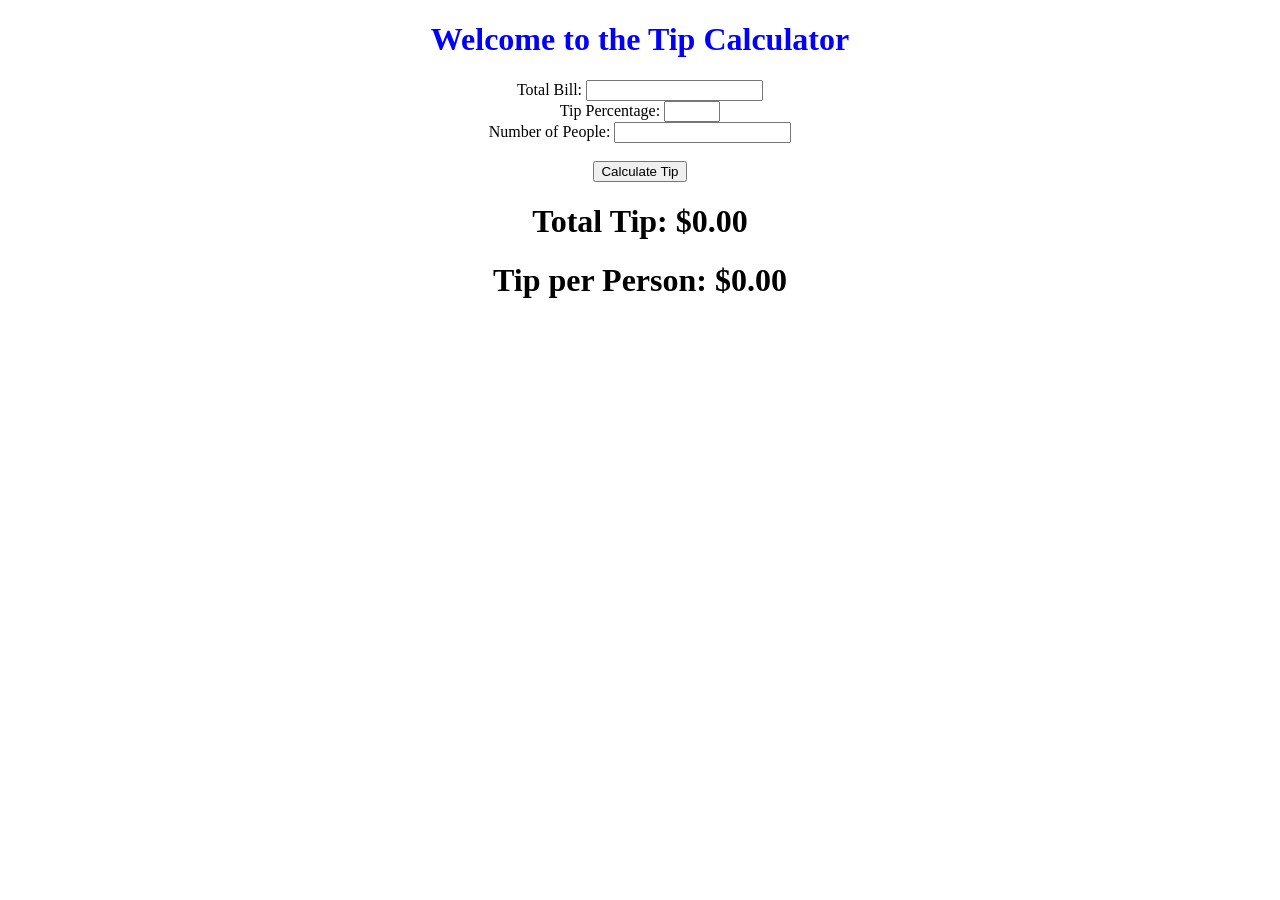
<file: Tip-Calculator/index.html>
<!DOCTYPE html>
<html lang="en">
<head>
    <meta charset="UTF-8">
    <meta name="viewport" content="width=device-width, initial-scale=1.0">
    <title>Welcome to the Tip Calculator</title>
    <link rel="stylesheet" href="style.css">
</head>
<body>
    <h1 id="title">Welcome to the Tip Calculator</h1>
    
    <form onsubmit="event.preventDefault(); TipCalculator()">
         <label for="totalbill">Total Bill:</label> 
         <input type="number" id="totalbill" name="totalbill"> <br>
        <label for="tippercentage">Tip Percentage:</label>
        <input type="number" id="tippercentage" name="tippercentage" min="0" max="100"><br>
        <label for="numpeople">Number of People:</label>
        <input type="number" id="numpeople" name="numpeople" min="1">
        <br><br>
        <input type="submit" value="Calculate Tip">
    </form>
    <h1>Total Tip: $<span id="totaltip">0.00</span></h1>
    <h1>Tip per Person: $<span id="tipperperson">0.00</span></h1>

    <script src="./script.js"></script>
</body>

</html>
</file>
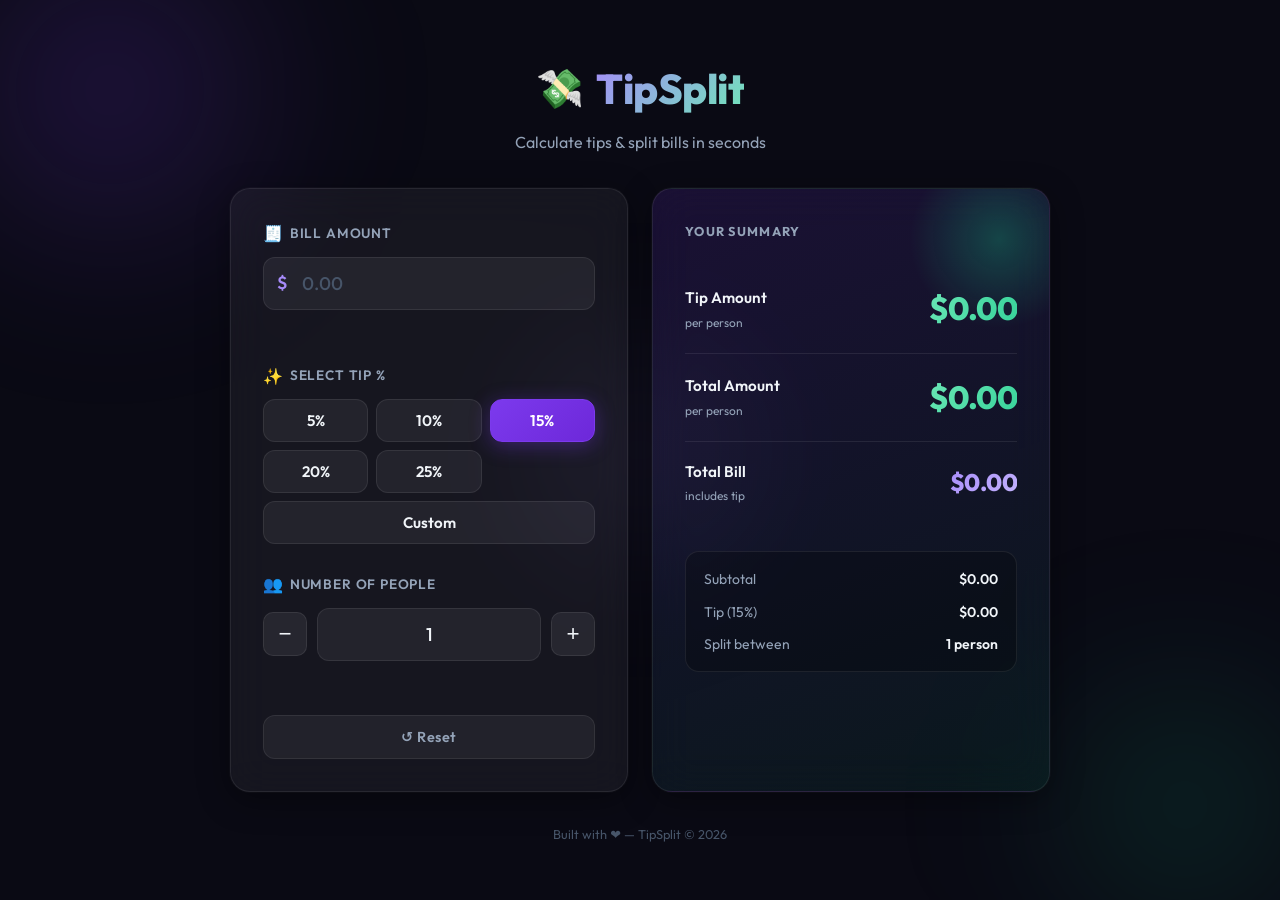
<file: Tip-Calculator/Tip-Calculator-v2/index.html>
<!DOCTYPE html>
<html lang="en">
<head>
  <meta charset="UTF-8" />
  <meta name="viewport" content="width=device-width, initial-scale=1.0" />
  <meta name="description" content="A sleek, modern tip calculator to split bills and calculate tips instantly." />
  <title>TipSplit – Smart Tip Calculator</title>
  <link rel="preconnect" href="https://fonts.googleapis.com" />
  <link rel="preconnect" href="https://fonts.gstatic.com" crossorigin />
  <link href="https://fonts.googleapis.com/css2?family=Outfit:wght@300;400;500;600;700;800&display=swap" rel="stylesheet" />
  <link rel="stylesheet" href="style.css" />
</head>
<body>

  <!-- Background Orbs -->
  <div class="bg-orb orb-1"></div>
  <div class="bg-orb orb-2"></div>
  <div class="bg-orb orb-3"></div>

  <div class="page-wrapper">
    <header class="header">
      <div class="logo">
        <span class="logo-icon">💸</span>
        <span class="logo-text">TipSplit</span>
      </div>
      <p class="tagline">Calculate tips & split bills in seconds</p>
    </header>

    <main class="calculator-grid">

      <!-- INPUT PANEL -->
      <section class="card input-card" aria-label="Calculator Inputs">

        <!-- Bill Amount -->
        <div class="input-group">
          <label for="bill-amount" class="input-label">
            <span class="label-icon">🧾</span> Bill Amount
          </label>
          <div class="input-wrapper">
            <span class="input-prefix">$</span>
            <input
              type="number"
              id="bill-amount"
              class="input-field"
              placeholder="0.00"
              min="0"
              step="0.01"
              aria-label="Enter bill amount"
            />
          </div>
          <span class="input-error" id="bill-error" role="alert"></span>
        </div>

        <!-- Tip Percentage -->
        <div class="input-group">
          <label class="input-label">
            <span class="label-icon">✨</span> Select Tip %
          </label>
          <div class="tip-buttons" role="group" aria-label="Tip percentage options">
            <button class="tip-btn" data-tip="5" id="tip-5">5%</button>
            <button class="tip-btn" data-tip="10" id="tip-10">10%</button>
            <button class="tip-btn active" data-tip="15" id="tip-15">15%</button>
            <button class="tip-btn" data-tip="20" id="tip-20">20%</button>
            <button class="tip-btn" data-tip="25" id="tip-25">25%</button>
            <button class="tip-btn tip-btn--custom" data-tip="custom" id="tip-custom">Custom</button>
          </div>
          <div class="custom-tip-wrapper" id="custom-tip-wrapper" hidden>
            <div class="input-wrapper">
              <input
                type="number"
                id="custom-tip"
                class="input-field"
                placeholder="Enter %"
                min="0"
                max="100"
                aria-label="Enter custom tip percentage"
              />
              <span class="input-suffix">%</span>
            </div>
          </div>
        </div>

        <!-- Number of People -->
        <div class="input-group">
          <label for="num-people" class="input-label">
            <span class="label-icon">👥</span> Number of People
          </label>
          <div class="people-control">
            <button class="stepper-btn" id="decrease-people" aria-label="Decrease number of people">−</button>
            <input
              type="number"
              id="num-people"
              class="input-field people-field"
              value="1"
              min="1"
              max="99"
              aria-label="Number of people splitting the bill"
            />
            <button class="stepper-btn" id="increase-people" aria-label="Increase number of people">+</button>
          </div>
          <span class="input-error" id="people-error" role="alert"></span>
        </div>

        <!-- Reset Button -->
        <button class="reset-btn" id="reset-btn" aria-label="Reset all values">
          <span>↺</span> Reset
        </button>

      </section>

      <!-- RESULTS PANEL -->
      <section class="card results-card" aria-label="Calculation Results">

        <h2 class="results-heading">Your Summary</h2>

        <div class="result-item">
          <div class="result-info">
            <span class="result-label">Tip Amount</span>
            <span class="result-sub">per person</span>
          </div>
          <span class="result-value" id="tip-per-person">$0.00</span>
        </div>

        <div class="result-divider"></div>

        <div class="result-item">
          <div class="result-info">
            <span class="result-label">Total Amount</span>
            <span class="result-sub">per person</span>
          </div>
          <span class="result-value" id="total-per-person">$0.00</span>
        </div>

        <div class="result-divider"></div>

        <div class="result-item">
          <div class="result-info">
            <span class="result-label">Total Bill</span>
            <span class="result-sub">includes tip</span>
          </div>
          <span class="result-value result-value--secondary" id="total-bill">$0.00</span>
        </div>

        <div class="result-breakdown">
          <div class="breakdown-row">
            <span class="breakdown-label">Subtotal</span>
            <span class="breakdown-val" id="result-subtotal">$0.00</span>
          </div>
          <div class="breakdown-row">
            <span class="breakdown-label">Tip (<span id="result-tip-pct">15</span>%)</span>
            <span class="breakdown-val" id="result-tip-total">$0.00</span>
          </div>
          <div class="breakdown-row">
            <span class="breakdown-label">Split between</span>
            <span class="breakdown-val" id="result-people">1 person</span>
          </div>
        </div>

      </section>

    </main>

    <footer class="footer">
      <p>Built with ❤️ &mdash; TipSplit &copy; 2026</p>
    </footer>
  </div>

  <script src="script.js"></script>
</body>
</html>
</file>
<file: Tip-Calculator/style.css>
html {
    text-align: center;
}

#title{
   color: blue;
   text-align: center
}
</file>
<file: Tip-Calculator/Tip-Calculator-v2/style.css>
/* ============================================================
   TipSplit – Premium Tip Calculator Styles
   ============================================================ */

/* --- Reset & Variables --- */
*, *::before, *::after {
  box-sizing: border-box;
  margin: 0;
  padding: 0;
}

:root {
  --accent:       #7c3aed;
  --accent-light: #a78bfa;
  --accent-glow:  rgba(124, 58, 237, 0.35);
  --green:        #10b981;
  --green-light:  #6ee7b7;
  --green-glow:   rgba(16, 185, 129, 0.3);
  --bg:           #0a0a14;
  --surface:      rgba(255,255,255,0.05);
  --surface-hover:rgba(255,255,255,0.08);
  --border:       rgba(255,255,255,0.08);
  --border-focus: rgba(124, 58, 237, 0.6);
  --text-primary: #f1f5f9;
  --text-muted:   #94a3b8;
  --text-dim:     #475569;
  --error:        #f87171;
  --radius-card:  20px;
  --radius-btn:   12px;
  --radius-input: 12px;
  --transition:   0.25s cubic-bezier(0.4, 0, 0.2, 1);
  --font:         'Outfit', system-ui, sans-serif;
}

html { scroll-behavior: smooth; }

body {
  font-family: var(--font);
  background-color: var(--bg);
  color: var(--text-primary);
  min-height: 100vh;
  display: flex;
  align-items: center;
  justify-content: center;
  overflow-x: hidden;
  line-height: 1.6;
}

/* --- Animated Background Orbs --- */
.bg-orb {
  position: fixed;
  border-radius: 50%;
  filter: blur(80px);
  animation: floatOrb 8s ease-in-out infinite alternate;
  pointer-events: none;
  z-index: 0;
}

.orb-1 {
  width: 420px; height: 420px;
  background: radial-gradient(circle, rgba(124,58,237,0.25), transparent 70%);
  top: -120px; left: -100px;
  animation-delay: 0s;
}
.orb-2 {
  width: 350px; height: 350px;
  background: radial-gradient(circle, rgba(16,185,129,0.2), transparent 70%);
  bottom: -80px; right: -80px;
  animation-delay: 3s;
}
.orb-3 {
  width: 260px; height: 260px;
  background: radial-gradient(circle, rgba(167,139,250,0.15), transparent 70%);
  top: 50%; left: 50%;
  transform: translate(-50%, -50%);
  animation-delay: 1.5s;
}

@keyframes floatOrb {
  from { transform: translate(0, 0) scale(1); }
  to   { transform: translate(20px, 30px) scale(1.1); }
}
.orb-3 {
  animation-name: floatOrb3;
}
@keyframes floatOrb3 {
  from { transform: translate(-50%, -50%) scale(1); }
  to   { transform: translate(calc(-50% + 15px), calc(-50% - 15px)) scale(1.05); }
}

/* --- Page Wrapper --- */
.page-wrapper {
  position: relative;
  z-index: 1;
  width: 100%;
  max-width: 860px;
  padding: 32px 20px;
  display: flex;
  flex-direction: column;
  gap: 32px;
}

/* --- Header --- */
.header {
  text-align: center;
}

.logo {
  display: inline-flex;
  align-items: center;
  gap: 12px;
  margin-bottom: 8px;
}

.logo-icon {
  font-size: 2.4rem;
  animation: wobble 3s ease-in-out infinite;
}

@keyframes wobble {
  0%,100% { transform: rotate(-5deg); }
  50%      { transform: rotate(5deg); }
}

.logo-text {
  font-size: 2.6rem;
  font-weight: 800;
  background: linear-gradient(135deg, var(--accent-light), var(--green-light));
  -webkit-background-clip: text;
  -webkit-text-fill-color: transparent;
  background-clip: text;
  letter-spacing: -0.5px;
}

.tagline {
  color: var(--text-muted);
  font-size: 1rem;
  font-weight: 400;
}

/* --- Card --- */
.card {
  background: var(--surface);
  border: 1px solid var(--border);
  border-radius: var(--radius-card);
  padding: 32px;
  backdrop-filter: blur(20px);
  -webkit-backdrop-filter: blur(20px);
  box-shadow: 0 8px 32px rgba(0,0,0,0.4), 0 0 0 1px rgba(255,255,255,0.03);
  transition: box-shadow var(--transition);
}
.card:hover {
  box-shadow: 0 12px 48px rgba(0,0,0,0.5), 0 0 0 1px rgba(255,255,255,0.05);
}

/* --- Calculator Grid --- */
.calculator-grid {
  display: grid;
  grid-template-columns: 1fr 1fr;
  gap: 24px;
}

/* --- Input Card --- */
.input-card {
  display: flex;
  flex-direction: column;
  gap: 28px;
}

/* --- Input Group --- */
.input-group {
  display: flex;
  flex-direction: column;
  gap: 10px;
}

.input-label {
  font-size: 0.85rem;
  font-weight: 600;
  color: var(--text-muted);
  text-transform: uppercase;
  letter-spacing: 0.06em;
  display: flex;
  align-items: center;
  gap: 6px;
}
.label-icon { font-size: 1rem; }

/* --- Input Wrapper --- */
.input-wrapper {
  position: relative;
  display: flex;
  align-items: center;
}

.input-prefix,
.input-suffix {
  position: absolute;
  color: var(--accent-light);
  font-weight: 600;
  font-size: 1.1rem;
  pointer-events: none;
  z-index: 1;
}
.input-prefix { left: 14px; }
.input-suffix { right: 14px; }

.input-field {
  width: 100%;
  background: rgba(255,255,255,0.06);
  border: 1px solid var(--border);
  border-radius: var(--radius-input);
  color: var(--text-primary);
  font-family: var(--font);
  font-size: 1.15rem;
  font-weight: 500;
  padding: 14px 18px 14px 38px;
  transition: border-color var(--transition), background var(--transition), box-shadow var(--transition);
  outline: none;
  appearance: textfield;
  -moz-appearance: textfield;
}
.input-field::-webkit-inner-spin-button,
.input-field::-webkit-outer-spin-button { -webkit-appearance: none; }

.input-field::placeholder { color: var(--text-dim); }

.input-field:focus {
  border-color: var(--border-focus);
  background: rgba(124,58,237,0.08);
  box-shadow: 0 0 0 3px var(--accent-glow);
}

.input-field.has-suffix { padding-right: 40px; padding-left: 18px; }

/* People field (no prefix) */
.people-field { padding-left: 18px; text-align: center; }

/* --- Tip Buttons --- */
.tip-buttons {
  display: grid;
  grid-template-columns: repeat(3, 1fr);
  gap: 8px;
}

.tip-btn {
  background: rgba(255,255,255,0.06);
  border: 1px solid var(--border);
  border-radius: var(--radius-btn);
  color: var(--text-primary);
  font-family: var(--font);
  font-size: 0.95rem;
  font-weight: 600;
  padding: 11px 8px;
  cursor: pointer;
  transition: all var(--transition);
  position: relative;
  overflow: hidden;
}
.tip-btn::after {
  content: '';
  position: absolute;
  inset: 0;
  background: linear-gradient(135deg, var(--accent), var(--accent-light));
  opacity: 0;
  transition: opacity var(--transition);
  border-radius: inherit;
}
.tip-btn:hover { border-color: var(--accent-light); color: var(--accent-light); }
.tip-btn.active {
  background: linear-gradient(135deg, var(--accent), #6d28d9);
  border-color: var(--accent);
  box-shadow: 0 4px 20px var(--accent-glow);
  color: #fff;
}
.tip-btn--custom { grid-column: span 3; }

/* --- Custom Tip Wrapper --- */
.custom-tip-wrapper { margin-top: 4px; }
.custom-tip-wrapper .input-field { padding-left: 18px; }

/* --- People Control --- */
.people-control {
  display: flex;
  align-items: center;
  gap: 10px;
}

.stepper-btn {
  background: rgba(255,255,255,0.07);
  border: 1px solid var(--border);
  border-radius: 10px;
  color: var(--text-primary);
  font-size: 1.4rem;
  width: 44px;
  height: 44px;
  display: flex;
  align-items: center;
  justify-content: center;
  cursor: pointer;
  transition: all var(--transition);
  flex-shrink: 0;
  line-height: 1;
}
.stepper-btn:hover {
  background: var(--accent);
  border-color: var(--accent);
  box-shadow: 0 4px 16px var(--accent-glow);
}
.stepper-btn:active { transform: scale(0.92); }

/* --- Error Texts --- */
.input-error {
  font-size: 0.78rem;
  color: var(--error);
  min-height: 16px;
  display: block;
  font-weight: 500;
  animation: fadeIn 0.2s ease;
}

/* --- Reset Button --- */
.reset-btn {
  margin-top: auto;
  background: rgba(255,255,255,0.05);
  border: 1px solid var(--border);
  border-radius: var(--radius-btn);
  color: var(--text-muted);
  font-family: var(--font);
  font-size: 0.9rem;
  font-weight: 600;
  padding: 12px;
  cursor: pointer;
  transition: all var(--transition);
  letter-spacing: 0.04em;
}
.reset-btn:hover {
  background: rgba(248,113,113,0.12);
  border-color: #f87171;
  color: #fca5a5;
}

/* ============================================================
   Results Card
   ============================================================ */
.results-card {
  background: linear-gradient(160deg, rgba(124,58,237,0.15) 0%, rgba(16,185,129,0.08) 100%);
  display: flex;
  flex-direction: column;
  gap: 0;
  position: relative;
  overflow: hidden;
}

.results-card::before {
  content: '';
  position: absolute;
  top: -40px; right: -40px;
  width: 180px; height: 180px;
  background: radial-gradient(circle, var(--green-glow), transparent 70%);
  pointer-events: none;
}

.results-heading {
  font-size: 0.8rem;
  font-weight: 700;
  color: var(--text-muted);
  text-transform: uppercase;
  letter-spacing: 0.1em;
  margin-bottom: 24px;
}

/* --- Result Items --- */
.result-item {
  display: flex;
  align-items: center;
  justify-content: space-between;
  padding: 18px 0;
}

.result-info {
  display: flex;
  flex-direction: column;
  gap: 2px;
}
.result-label {
  font-size: 0.95rem;
  font-weight: 600;
  color: var(--text-primary);
}
.result-sub {
  font-size: 0.75rem;
  color: var(--text-muted);
}

.result-value {
  font-size: 2rem;
  font-weight: 800;
  background: linear-gradient(135deg, var(--green-light), #34d399);
  -webkit-background-clip: text;
  -webkit-text-fill-color: transparent;
  background-clip: text;
  letter-spacing: -0.5px;
  transition: all 0.3s ease;
}
.result-value--secondary {
  font-size: 1.5rem;
  background: linear-gradient(135deg, var(--accent-light), #c4b5fd);
  -webkit-background-clip: text;
  -webkit-text-fill-color: transparent;
  background-clip: text;
}

.result-value.pop {
  animation: popValue 0.3s cubic-bezier(0.34, 1.56, 0.64, 1);
}
@keyframes popValue {
  0%   { transform: scale(1); }
  50%  { transform: scale(1.12); }
  100% { transform: scale(1); }
}

.result-divider {
  height: 1px;
  background: var(--border);
}

/* --- Breakdown --- */
.result-breakdown {
  margin-top: 28px;
  background: rgba(0,0,0,0.25);
  border: 1px solid var(--border);
  border-radius: 14px;
  padding: 16px 18px;
  display: flex;
  flex-direction: column;
  gap: 10px;
}

.breakdown-row {
  display: flex;
  justify-content: space-between;
  align-items: center;
  font-size: 0.875rem;
}
.breakdown-label { color: var(--text-muted); font-weight: 400; }
.breakdown-val    { color: var(--text-primary); font-weight: 600; }

/* --- Footer --- */
.footer {
  text-align: center;
  color: var(--text-dim);
  font-size: 0.8rem;
}

/* --- Animations --- */
@keyframes fadeIn {
  from { opacity: 0; transform: translateY(-4px); }
  to   { opacity: 1; transform: translateY(0); }
}

/* --- Responsive --- */
@media (max-width: 680px) {
  .calculator-grid {
    grid-template-columns: 1fr;
  }
  .results-card { order: -1; }
  .logo-text { font-size: 2rem; }
  .result-value { font-size: 1.6rem; }
  .card { padding: 24px 20px; }
  .tip-buttons { grid-template-columns: repeat(3, 1fr); }
}

@media (max-width: 380px) {
  .tip-buttons { grid-template-columns: repeat(2, 1fr); }
  .tip-btn--custom { grid-column: span 2; }
}
</file>
